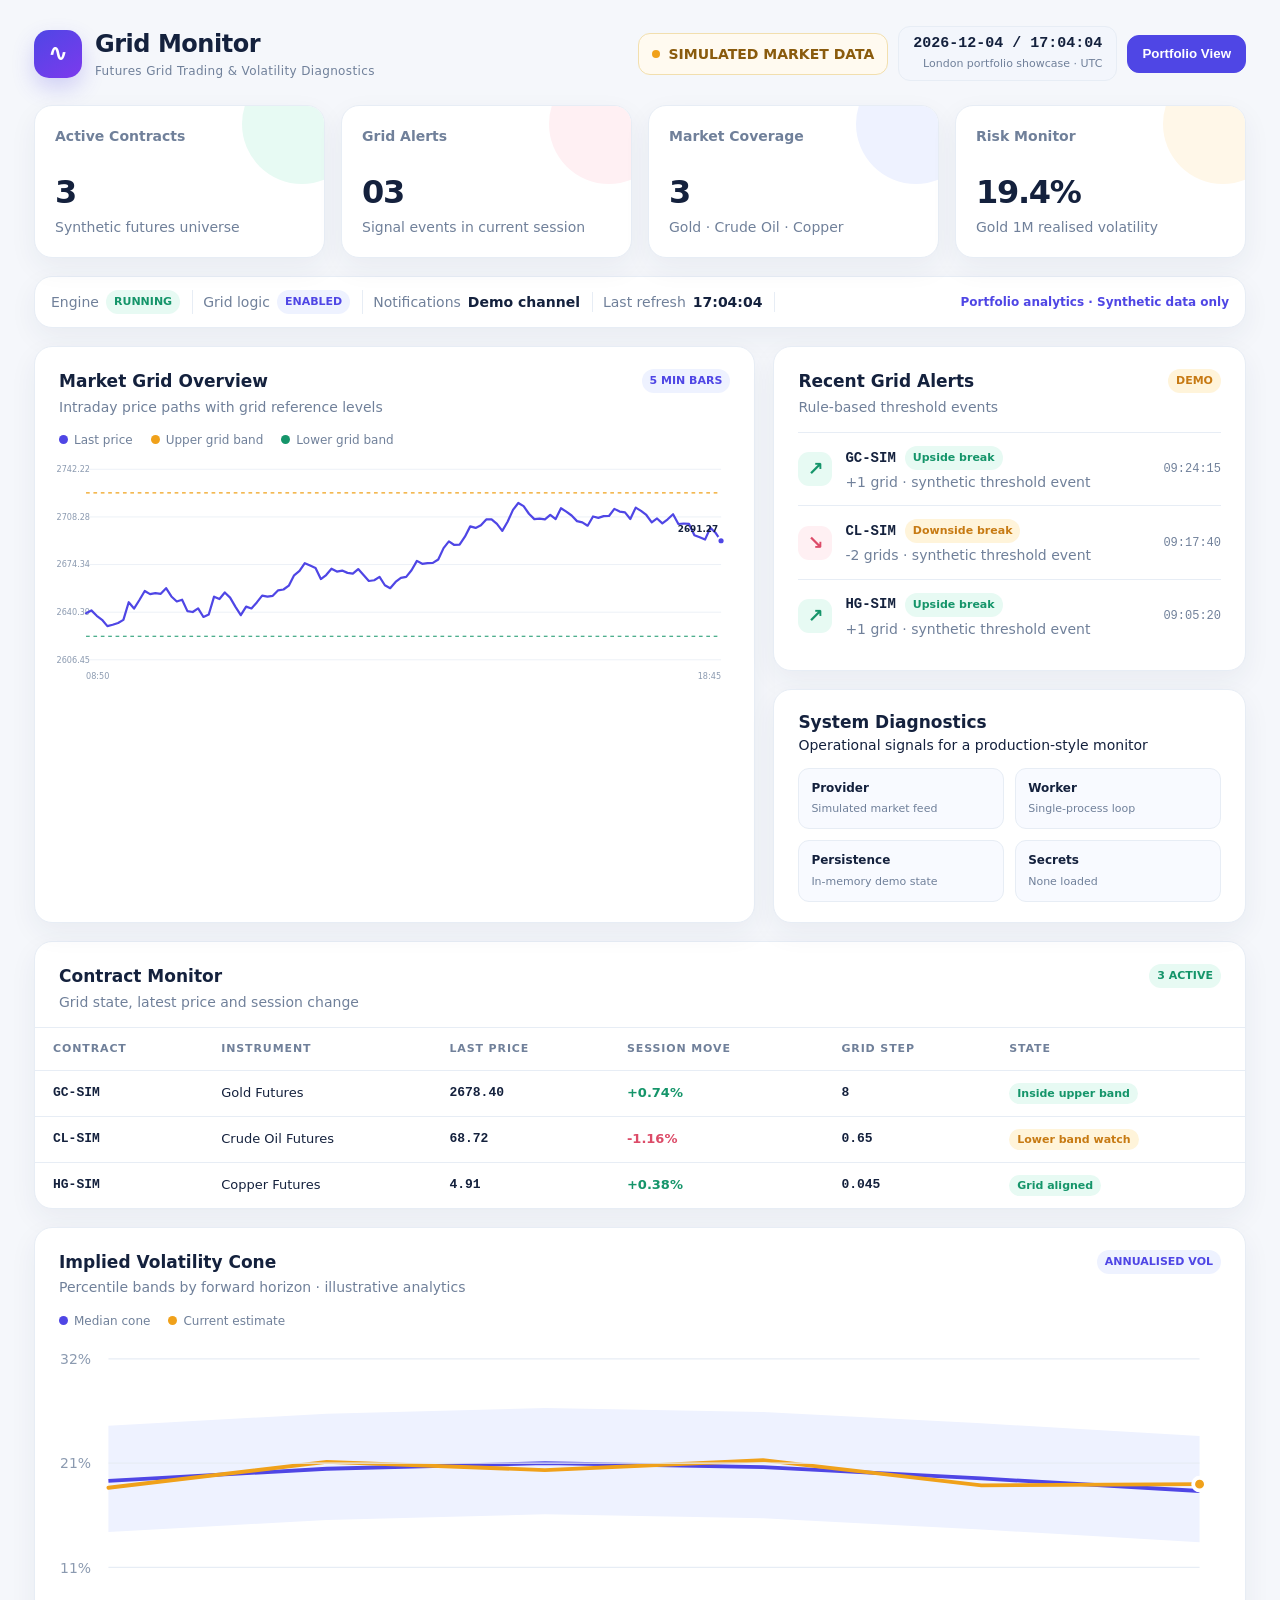
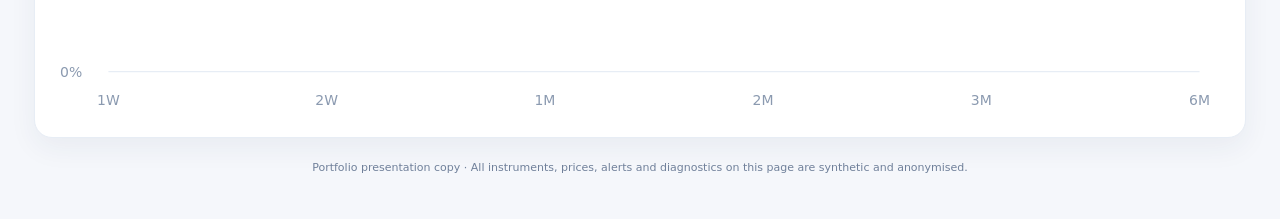
<file: demo_showcase/index.html>
<!doctype html>
<html lang="en">
<head>
  <meta charset="utf-8">
  <meta name="viewport" content="width=device-width, initial-scale=1">
  <title>Grid Monitor | Portfolio Showcase</title>
  <style>
    :root { --ink:#14213d; --muted:#70809a; --line:#e7edf5; --canvas:#f5f7fb; --brand:#4f46e5; --brand2:#7c3aed; --green:#15956a; --red:#dc4b68; --amber:#c77a13; --navy:#172a57; }
    * { box-sizing:border-box; }
    body { margin:0; color:var(--ink); background:var(--canvas); font:14px/1.45 Inter, ui-sans-serif, system-ui, -apple-system, BlinkMacSystemFont, "Segoe UI", sans-serif; }
    .app { max-width:1760px; margin:0 auto; padding:26px 34px 42px; }
    .topbar { display:flex; align-items:center; justify-content:space-between; gap:24px; margin-bottom:24px; }
    .brand { display:flex; align-items:center; gap:13px; }
    .logo { width:48px; height:48px; display:grid; place-items:center; border-radius:15px; color:#fff; font-size:24px; font-weight:800; background:linear-gradient(145deg,var(--brand),var(--brand2)); box-shadow:0 10px 22px rgba(79,70,229,.22); }
    h1,h2,h3,p { margin:0; } h1 { font-size:24px; letter-spacing:-.02em; } h2 { font-size:17px; } h3 { font-size:14px; }
    .eyebrow { color:var(--muted); font-size:12px; margin-top:2px; letter-spacing:.03em; }
    .top-actions { display:flex; align-items:center; gap:10px; }
    .live-pill,.time-card,.button { border:1px solid var(--line); border-radius:12px; background:#fff; }
    .live-pill { display:flex; gap:8px; align-items:center; padding:10px 13px; color:#8a5b0d; background:#fffaf0; border-color:#f2dfae; font-weight:700; }
    .dot { width:8px; height:8px; border-radius:50%; background:#f0a11a; }
    .time-card { min-width:185px; padding:8px 14px; text-align:right; background:#f3f6fc; }
    .time { display:block; font:700 15px ui-monospace, SFMono-Regular, Menlo, monospace; } .timezone { color:var(--muted); font-size:11px; }
    .button { display:inline-flex; align-items:center; justify-content:center; gap:7px; min-height:38px; padding:0 14px; color:var(--ink); font-weight:700; cursor:pointer; } .button.primary { color:#fff; border-color:var(--brand); background:var(--brand); } .button.ghost { background:#fff; }
    .summary-grid { display:grid; grid-template-columns:repeat(4,1fr); gap:16px; margin-bottom:18px; }
    .card { background:#fff; border:1px solid var(--line); border-radius:18px; box-shadow:0 10px 28px rgba(32,56,92,.06); }
    .summary { padding:20px; min-height:142px; position:relative; overflow:hidden; } .summary::after { content:""; position:absolute; width:120px; height:120px; border-radius:50%; right:-38px; top:-42px; background:#eef2ff; }
    .summary.green::after { background:#e7faf3; } .summary.red::after { background:#fff0f3; } .summary.amber::after { background:#fff7e8; }
    .summary-label { color:var(--muted); font-weight:700; } .summary-number { margin-top:22px; font-size:32px; font-weight:800; letter-spacing:-.04em; } .summary-note { color:var(--muted); margin-top:2px; }
    .status-strip { display:flex; flex-wrap:wrap; gap:10px; align-items:center; padding:13px 16px; margin-bottom:18px; }
    .status-item { display:flex; align-items:center; gap:7px; padding-right:12px; border-right:1px solid var(--line); color:var(--muted); } .status-item:last-child { border-right:0; }
    .status-item strong { color:var(--ink); } .badge { padding:4px 8px; border-radius:999px; font-size:11px; font-weight:800; } .badge.green { color:var(--green); background:#e7faf3; } .badge.blue { color:var(--brand); background:#eef2ff; } .badge.amber { color:var(--amber); background:#fff4da; }
    .section-head { display:flex; align-items:flex-start; justify-content:space-between; gap:18px; padding:22px 24px 15px; } .section-head p { color:var(--muted); margin-top:3px; }
    .dashboard-grid { display:grid; grid-template-columns:1.45fr .95fr; gap:18px; }
    .chart-card { min-height:430px; } .chart-wrap { padding:0 20px 20px; } svg { width:100%; height:auto; display:block; } .legend { display:flex; gap:18px; color:var(--muted); font-size:12px; margin:0 4px 6px; } .legend span::before { content:""; display:inline-block; width:9px; height:9px; border-radius:50%; background:var(--brand); margin-right:6px; } .legend .orange::before { background:#f0a11a; } .legend .green::before { background:var(--green); }
    .table-wrap { overflow:hidden; } table { width:100%; border-collapse:collapse; } th,td { text-align:left; padding:13px 18px; border-top:1px solid var(--line); } th { color:var(--muted); font-size:11px; text-transform:uppercase; letter-spacing:.08em; } td { font-size:13px; } .mono { font-family:ui-monospace, SFMono-Regular, Menlo, monospace; font-weight:700; } .positive { color:var(--green); font-weight:800; } .negative { color:var(--red); font-weight:800; }
    .side-stack { display:grid; gap:18px; } .alert-list { padding:0 24px 18px; } .alert { display:flex; align-items:center; gap:13px; padding:13px 0; border-top:1px solid var(--line); } .alert-arrow { width:34px; height:34px; border-radius:11px; display:grid; place-items:center; font-size:19px; font-weight:800; } .alert-up .alert-arrow { color:var(--green); background:#e7faf3; } .alert-down .alert-arrow { color:var(--red); background:#fff0f3; } .alert-main { flex:1; } .alert-meta { display:flex; gap:9px; align-items:center; } .alert-time { color:var(--muted); font:12px ui-monospace, SFMono-Regular, Menlo, monospace; }
    .tech { padding:20px 24px; } .tech-grid { display:grid; grid-template-columns:repeat(2,1fr); gap:11px; margin-top:13px; } .tech-chip { padding:11px 12px; background:#f8faff; border:1px solid var(--line); border-radius:11px; } .tech-chip strong { display:block; font-size:12px; } .tech-chip span { color:var(--muted); font-size:11px; }
    .footer-note { text-align:center; color:var(--muted); font-size:11px; margin-top:22px; } .view-note { margin-left:auto; color:var(--brand); font-size:12px; font-weight:800; }
    @media(max-width:1100px){ .app{padding:22px 22px 35px}.summary-grid{grid-template-columns:repeat(2,1fr)}.dashboard-grid{grid-template-columns:1fr}.topbar{align-items:flex-start;flex-wrap:wrap}.top-actions{margin-left:auto} }
    @media(max-width:640px){ .app{padding:16px 12px}.topbar,.top-actions{width:100%}.top-actions{flex-wrap:wrap;margin-left:0}.time-card{flex:1}.summary-grid{grid-template-columns:1fr}.status-strip{align-items:flex-start}.status-item{border-right:0;padding-right:0}.section-head{padding:18px 16px 12px}.table-wrap{overflow:auto}th,td{white-space:nowrap;padding:11px 12px}.alert-list{padding:0 16px 16px}.tech{padding:16px}.tech-grid{grid-template-columns:1fr} }
  </style>
</head>
<body>
  <main class="app">
    <header class="topbar">
      <div class="brand"><div class="logo">∿</div><div><h1>Grid Monitor</h1><p class="eyebrow">Futures Grid Trading &amp; Volatility Diagnostics</p></div></div>
      <div class="top-actions"><div class="live-pill"><span class="dot"></span>SIMULATED MARKET DATA</div><div class="time-card"><span class="time" id="clock">2026/11/16 09:30:00</span><span class="timezone">London portfolio showcase · UTC</span></div><button class="button primary" type="button">Portfolio View</button></div>
    </header>
    <section class="summary-grid">
      <article class="card summary green"><div class="summary-label">Active Contracts</div><div class="summary-number">3</div><div class="summary-note">Synthetic futures universe</div></article>
      <article class="card summary red"><div class="summary-label">Grid Alerts</div><div class="summary-number">03</div><div class="summary-note">Signal events in current session</div></article>
      <article class="card summary"><div class="summary-label">Market Coverage</div><div class="summary-number">3</div><div class="summary-note">Gold · Crude Oil · Copper</div></article>
      <article class="card summary amber"><div class="summary-label">Risk Monitor</div><div class="summary-number">19.4%</div><div class="summary-note">Gold 1M realised volatility</div></article>
    </section>
    <section class="card status-strip">
      <div class="status-item"><span>Engine</span><span class="badge green">RUNNING</span></div>
      <div class="status-item"><span>Grid logic</span><span class="badge blue">ENABLED</span></div>
      <div class="status-item"><span>Notifications</span><strong>Demo channel</strong></div>
      <div class="status-item"><span>Last refresh</span><strong id="refresh-time">09:30:00</strong></div>
      <span class="view-note">Portfolio analytics · Synthetic data only</span>
    </section>
    <div class="dashboard-grid">
      <section class="card chart-card"><div class="section-head"><div><h2>Market Grid Overview</h2><p>Intraday price paths with grid reference levels</p></div><span class="badge blue">5 MIN BARS</span></div><div class="chart-wrap"><div class="legend"><span>Last price</span><span class="orange">Upper grid band</span><span class="green">Lower grid band</span></div><div id="price-chart"></div></div></section>
      <div class="side-stack"><section class="card"><div class="section-head"><div><h2>Recent Grid Alerts</h2><p>Rule-based threshold events</p></div><span class="badge amber">DEMO</span></div><div class="alert-list" id="alerts"></div></section><section class="card tech"><h2>System Diagnostics</h2><p>Operational signals for a production-style monitor</p><div class="tech-grid"><div class="tech-chip"><strong>Provider</strong><span>Simulated market feed</span></div><div class="tech-chip"><strong>Worker</strong><span>Single-process loop</span></div><div class="tech-chip"><strong>Persistence</strong><span>In-memory demo state</span></div><div class="tech-chip"><strong>Secrets</strong><span>None loaded</span></div></div></section></div>
    </div>
    <section class="card" style="margin-top:18px"><div class="section-head"><div><h2>Contract Monitor</h2><p>Grid state, latest price and session change</p></div><span class="badge green">3 ACTIVE</span></div><div class="table-wrap"><table><thead><tr><th>Contract</th><th>Instrument</th><th>Last price</th><th>Session move</th><th>Grid step</th><th>State</th></tr></thead><tbody id="contracts"></tbody></table></div></section>
    <section class="card chart-card" style="margin-top:18px"><div class="section-head"><div><h2>Implied Volatility Cone</h2><p>Percentile bands by forward horizon · illustrative analytics</p></div><span class="badge blue">ANNUALISED VOL</span></div><div class="chart-wrap"><div class="legend"><span>Median cone</span><span class="orange">Current estimate</span></div><div id="vol-chart"></div></div></section>
    <p class="footer-note">Portfolio presentation copy · All instruments, prices, alerts and diagnostics on this page are synthetic and anonymised.</p>
  </main>
  <script src="data.js"></script>
  <script>
    const data = window.SHOWCASE_DATA;
    const esc = value => String(value).replace(/[&<>\"']/g, c => ({'&':'&amp;','<':'&lt;','>':'&gt;','\"':'&quot;',"'":'&#039;'}[c]));
    const path = (points, x, y) => points.map((p, i) => `${i ? 'L' : 'M'} ${x(i).toFixed(1)} ${y(p).toFixed(1)}`).join(' ');
    function lineChart(instrument) {
      const points = instrument.series, width = 920, height = 310, pad = {l:42,r:18,t:18,b:34};
      const prices = points.map(p => p.price), min = Math.min(...prices) - instrument.grid_step * 3, max = Math.max(...prices) + instrument.grid_step * 3;
      const x = i => pad.l + i * (width-pad.l-pad.r)/(points.length-1), y = v => pad.t + (max-v)*(height-pad.t-pad.b)/(max-min);
      const upper = prices.map((_,i) => max - instrument.grid_step*2.1), lower = prices.map((_,i) => min + instrument.grid_step*2.1);
      let grid = '';
      for(let i=0;i<5;i++){ const val = min + (max-min)*i/4, yy=y(val); grid += `<line x1="${pad.l}" x2="${width-pad.r}" y1="${yy}" y2="${yy}" stroke="#e7edf5"/><text x="2" y="${yy+4}" fill="#8b9ab0" font-size="11">${val.toFixed(2)}</text>`; }
      document.querySelector('#price-chart').innerHTML = `<svg viewBox="0 0 ${width} ${height}" role="img" aria-label="Synthetic price chart for ${esc(instrument.display_name)}">${grid}<path d="${path(upper,x,y)}" fill="none" stroke="#f0a11a" stroke-width="1.5" stroke-dasharray="5 5"/><path d="${path(lower,x,y)}" fill="none" stroke="#15956a" stroke-width="1.5" stroke-dasharray="5 5"/><path d="${path(prices,x,y)}" fill="none" stroke="#4f46e5" stroke-width="3" stroke-linecap="round" stroke-linejoin="round"/><circle cx="${x(points.length-1)}" cy="${y(prices.at(-1))}" r="5" fill="#4f46e5" stroke="#fff" stroke-width="3"/><text x="${width-pad.r-4}" y="${y(prices.at(-1))-12}" text-anchor="end" fill="#14213d" font-weight="700" font-size="12">${prices.at(-1).toFixed(2)}</text><text x="${pad.l}" y="${height-8}" fill="#8b9ab0" font-size="11">${esc(points[0].time)}</text><text x="${width-pad.r}" y="${height-8}" text-anchor="end" fill="#8b9ab0" font-size="11">${esc(points.at(-1).time)}</text></svg>`;
    }
    function volatilityChart(instrument) { const rows=instrument.volatility, width=920,height=300,pad={l:42,r:20,t:18,b:36}; const max= Math.max(...rows.map(r=>r.p90))+5; const x=i=>pad.l+i*(width-pad.l-pad.r)/(rows.length-1), y=v=>pad.t+(max-v)*(height-pad.t-pad.b)/max; let grid=''; for(let i=0;i<4;i++){const v=i*max/3, yy=y(v);grid+=`<line x1="${pad.l}" x2="${width-pad.r}" y1="${yy}" y2="${yy}" stroke="#e7edf5"/><text x="4" y="${yy+4}" fill="#8b9ab0" font-size="11">${v.toFixed(0)}%</text>`;} const bandTop=rows.map(r=>`${x(rows.indexOf(r))},${y(r.p90)}`).join(' '), bandBottom=rows.slice().reverse().map(r=>`${x(rows.indexOf(r))},${y(r.p10)}`).join(' '); const median=rows.map(r=>({value:r.median})), current=rows.map(r=>({value:r.current})); document.querySelector('#vol-chart').innerHTML=`<svg viewBox="0 0 ${width} ${height}" role="img" aria-label="Synthetic volatility cone"><polygon points="${bandTop} ${bandBottom}" fill="#eef2ff"/><polyline points="${rows.map((r,i)=>`${x(i)},${y(r.median)}`).join(' ')}" fill="none" stroke="#4f46e5" stroke-width="3"/><polyline points="${rows.map((r,i)=>`${x(i)},${y(r.current)}`).join(' ')}" fill="none" stroke="#f0a11a" stroke-width="3" stroke-linecap="round"/><circle cx="${x(rows.length-1)}" cy="${y(rows.at(-1).current)}" r="5" fill="#f0a11a" stroke="#fff" stroke-width="3"/>${grid}${rows.map((r,i)=>`<text x="${x(i)}" y="${height-10}" text-anchor="middle" fill="#8b9ab0" font-size="11">${r.horizon}</text>`).join('')}</svg>`; }
    function render() { const instrument=data.instruments[0]; lineChart(instrument); volatilityChart(instrument); document.querySelector('#contracts').innerHTML=data.instruments.map(i=>`<tr><td class="mono">${esc(i.symbol)}</td><td>${esc(i.display_name)}</td><td class="mono">${i.last.toFixed(2)}</td><td class="${i.change>=0?'positive':'negative'}">${i.change>=0?'+':''}${i.change.toFixed(2)}%</td><td class="mono">${i.grid_step}</td><td><span class="badge ${i.change>=0?'green':'amber'}">${esc(i.grid_state)}</span></td></tr>`).join(''); document.querySelector('#alerts').innerHTML=data.alerts.map(a=>`<div class="alert ${a.direction==='UP'?'alert-up':'alert-down'}"><div class="alert-arrow">${a.direction==='UP'?'↗':'↘'}</div><div class="alert-main"><div class="alert-meta"><strong class="mono">${esc(a.symbol)}</strong><span class="badge ${a.direction==='UP'?'green':'amber'}">${a.direction==='UP'?'Upside':'Downside'} break</span></div><p class="summary-note">${esc(a.move)} · synthetic threshold event</p></div><span class="alert-time">${esc(a.time)}</span></div>`).join(''); }
    function tick(){const now=new Date(); const text=now.toISOString().slice(0,19).replace('T',' / '); document.querySelector('#clock').textContent=text; document.querySelector('#refresh-time').textContent=now.toTimeString().slice(0,8);} render(); tick(); setInterval(tick,1000);
  </script>
</body>
</html>
</file>
